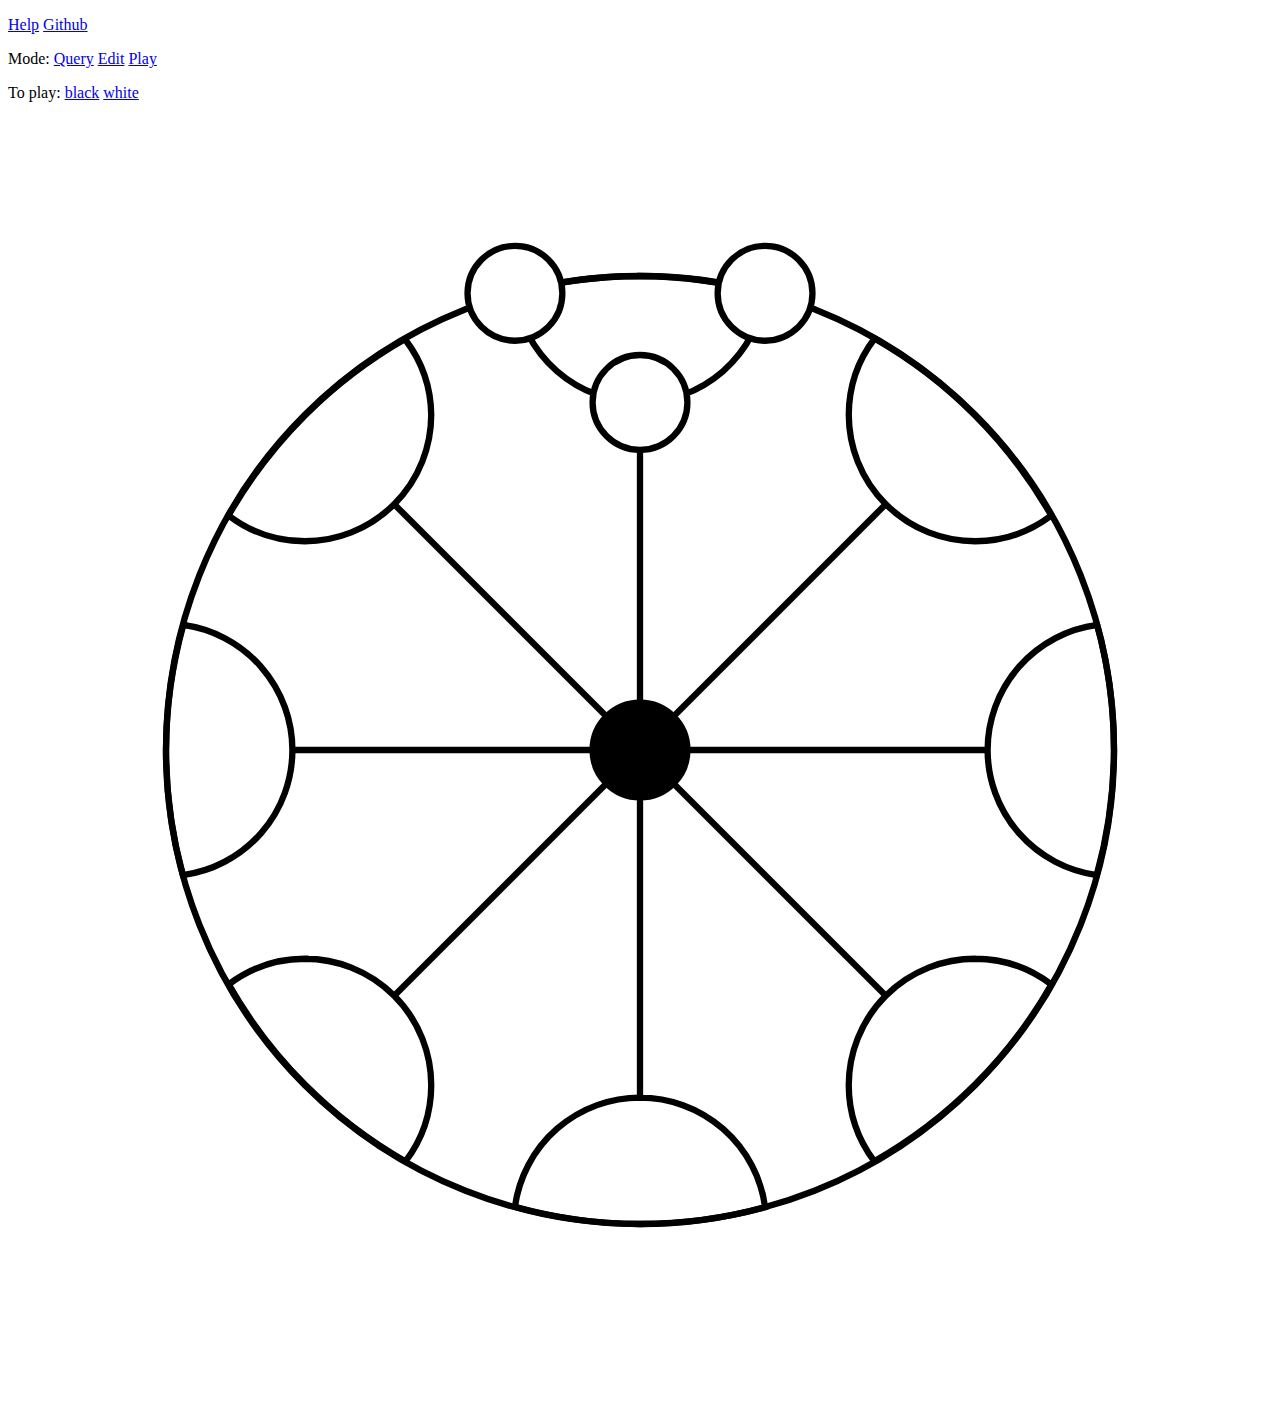
<file: index.html>
<!doctype html>
<html lang="en">
  <head>
    <meta charset="utf-8">
    <meta name="viewport" content="width=device-width, initial-scale=1">
    <title>Bear Game</title>
    <link rel="stylesheet" href="style.css">
  </head>
  <body>
    <div class = "left-col" id="left-col"></div>
    <div class = "right-col" id="right-col"></div>
    <script src="index.js"></script>
  </body>
</html>
</file>
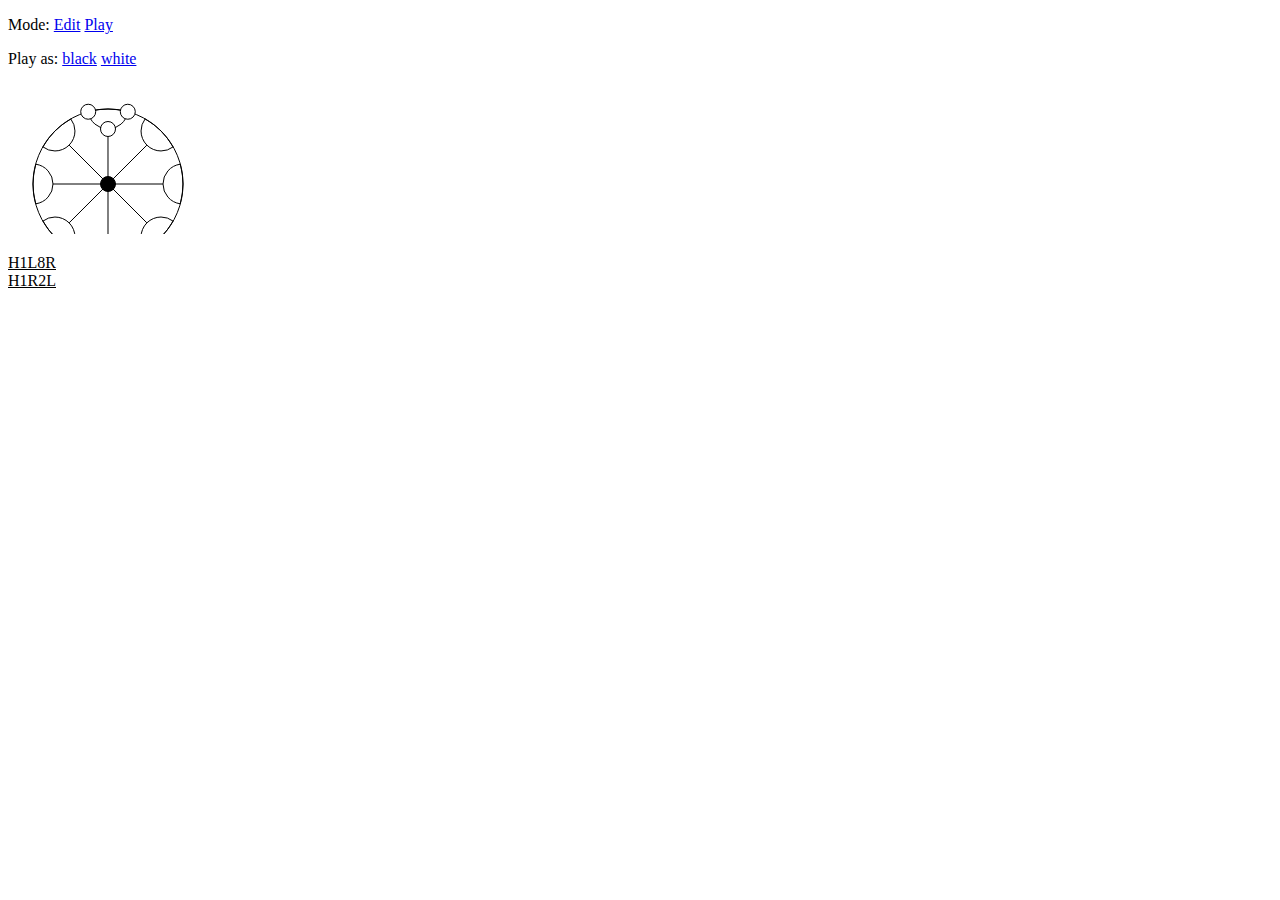
<file: play.html>
<!doctype html>
<html lang="fr">
  <head>
    <meta charset="utf-8">
    <meta name="viewport" content="width=device-width, initial-scale=1">
    <title>Bear Game</title>
    <link rel="stylesheet" href="style.css">
  </head>
  <body>
    <div id="beargame"></div>
    <script src="play.js"></script>
  </body>
</html>
</file>
<file: style.css>
svg {
  margin: auto;
  width: 100%;
  height: 100%;
  background-color: white;
}

.bar {
  height: 500px;
  width: 500px;
}

.whitewin {
  color: black;
  background-color: white;
}
</file>
